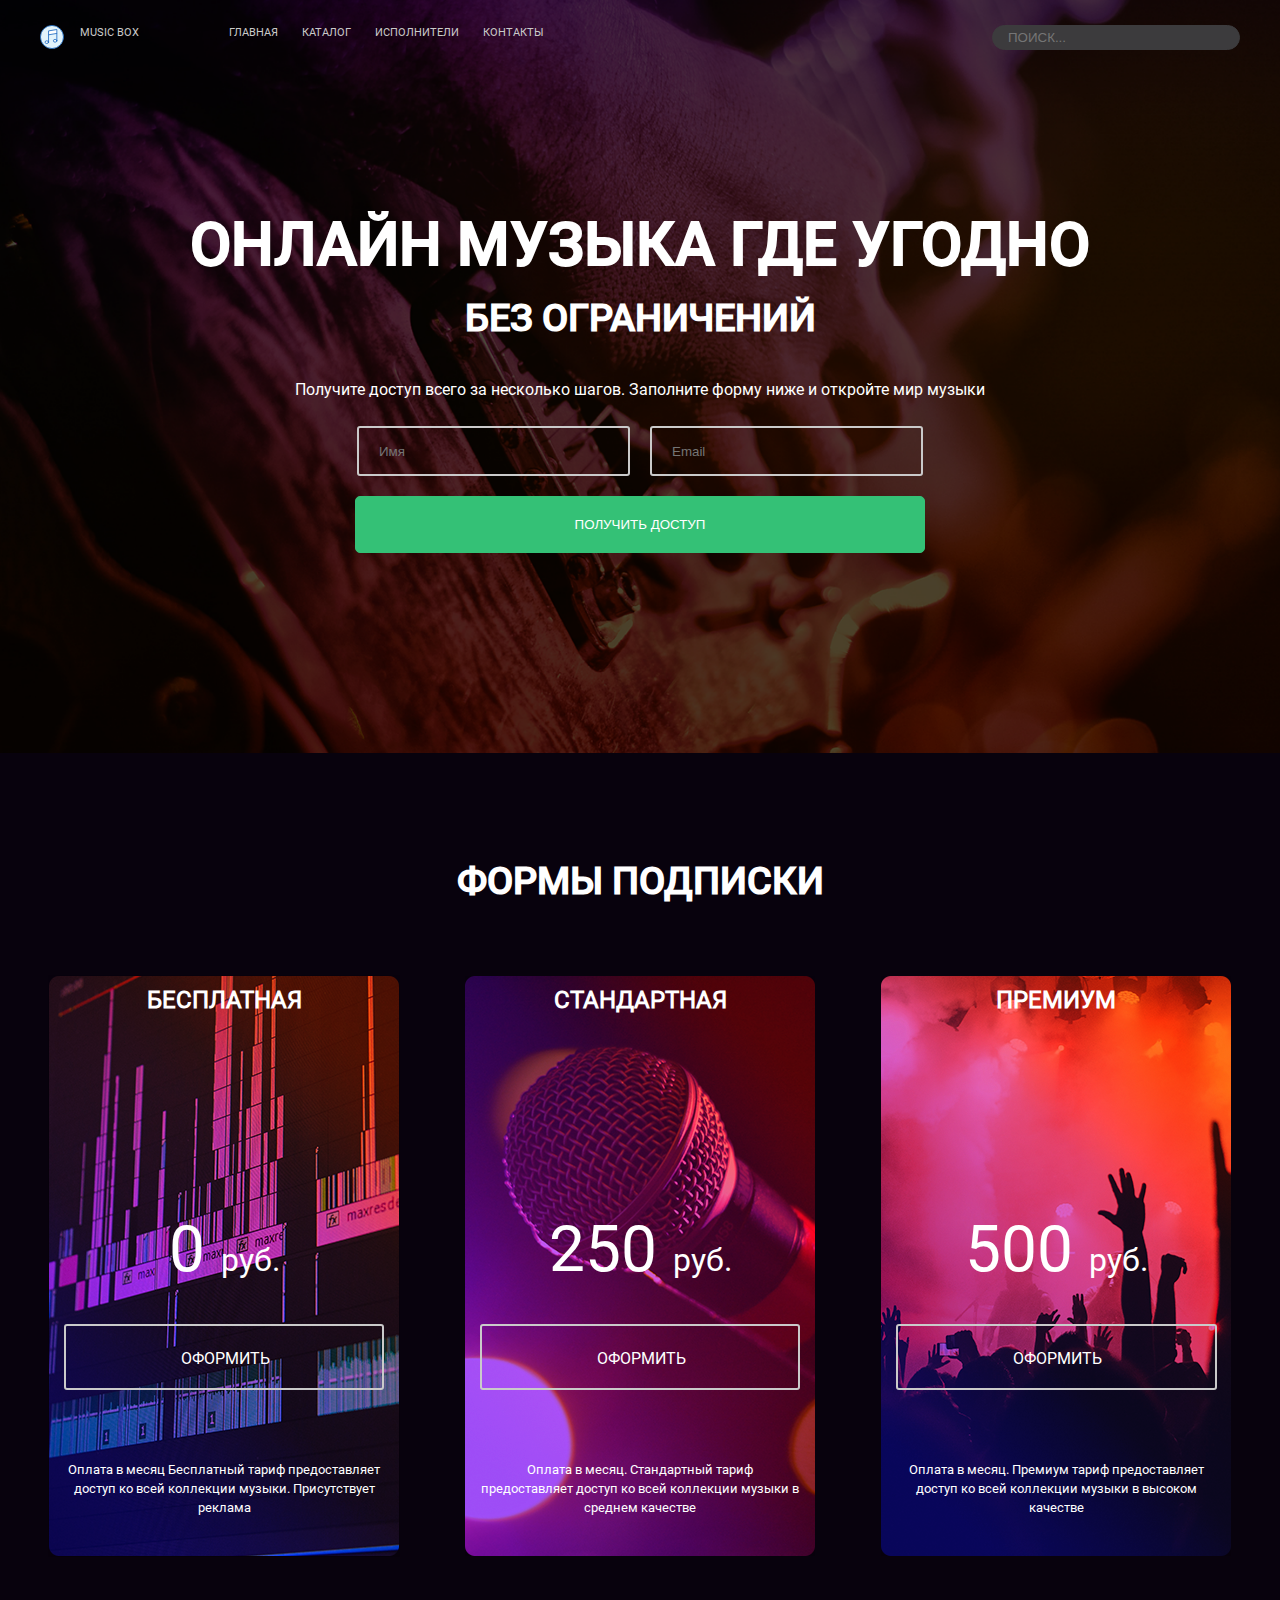
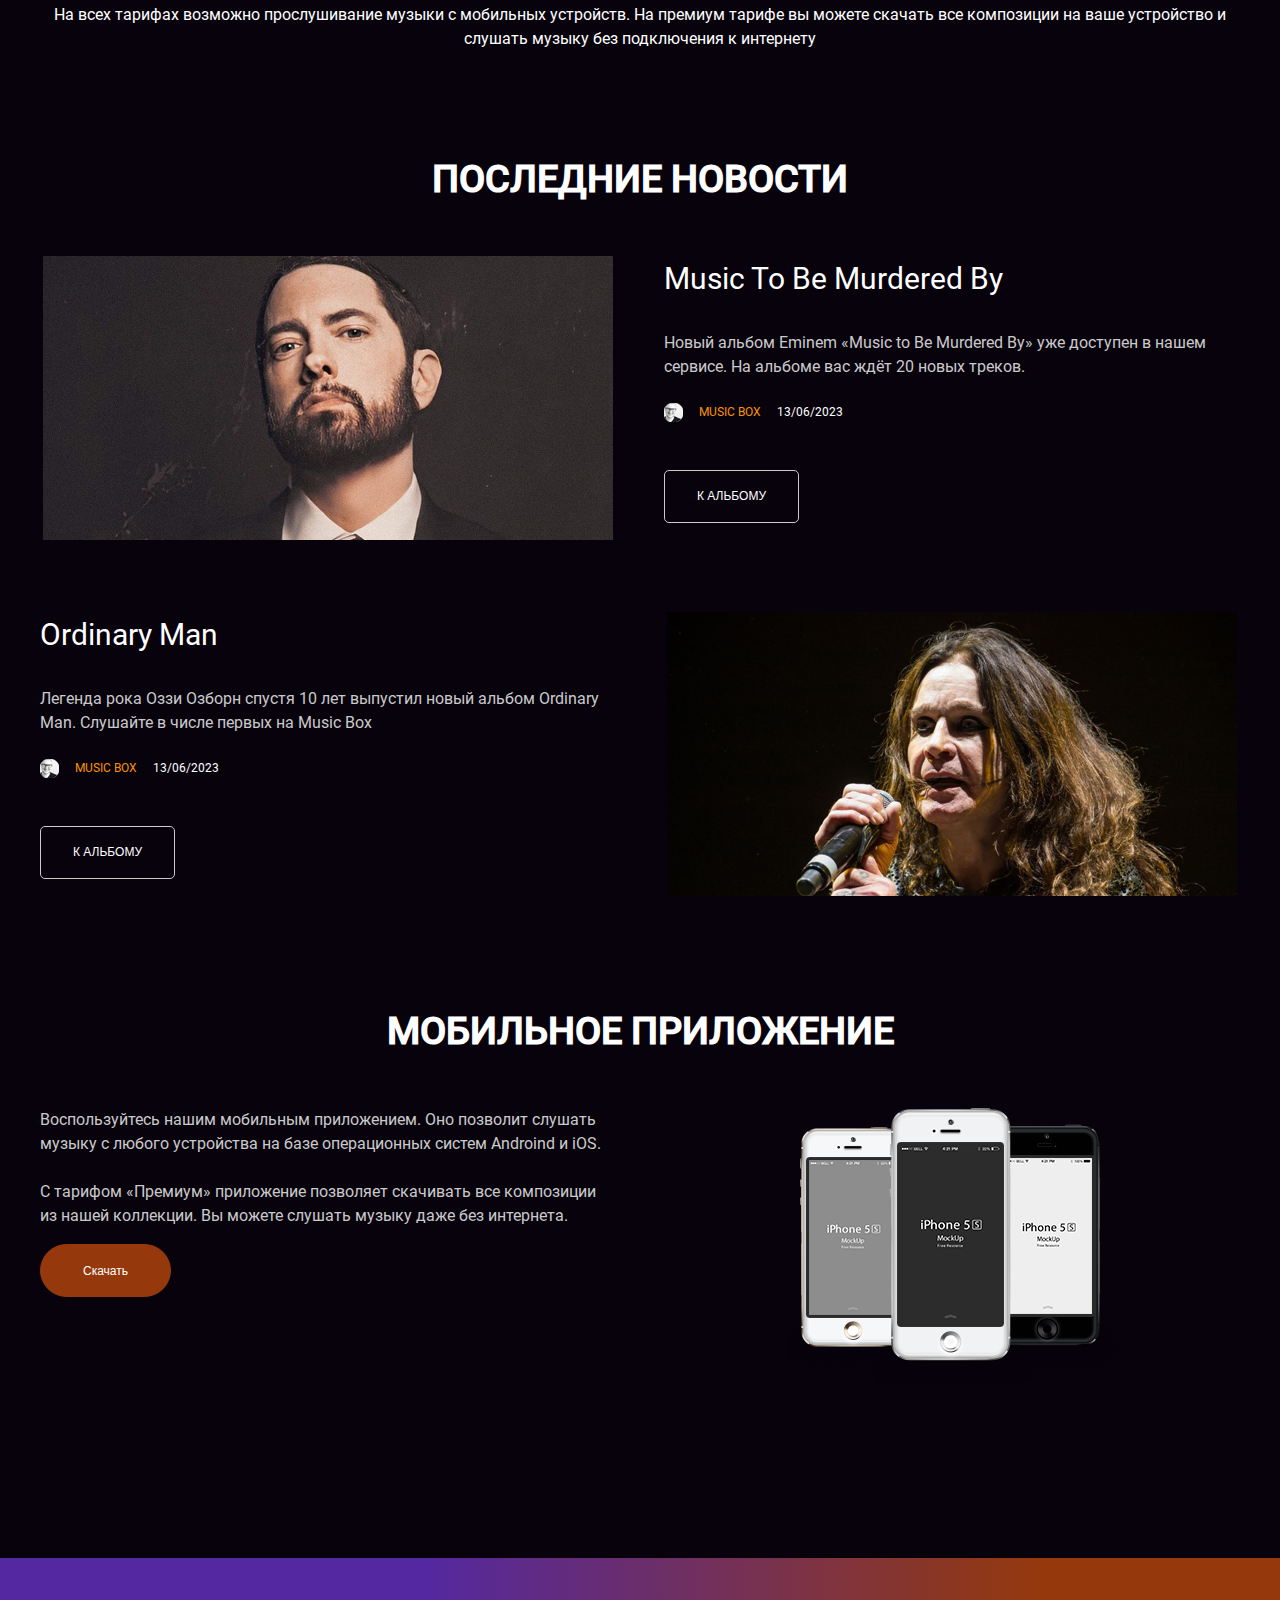
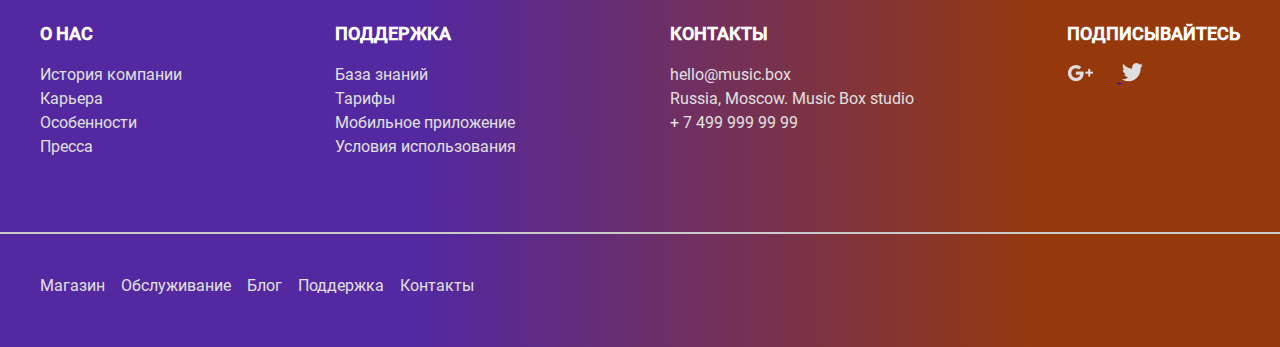
<file: src/index.html>
<!DOCTYPE html>
<html lang="ru">
  <head>
    <meta charset="UTF-8" />
    <meta http-equiv="X-UA-Compatible" content="IE=edge" />
    <meta name="viewport" content="width=device-width, initial-scale=1.0" />
    <link rel="stylesheet" href="style/general.css" />
    <link rel="stylesheet" href="style/index.css" />
    <link rel="stylesheet" href="style/index-mobile.css" />
    <title>Music Box_Olesyavelikaya</title>
  </head>
  <body>
    <section id="page-description">
      <header>
        <div class="background bg">
          <div class="mw-1200">
            <div class="header__top">
              <div class="header__logo">
                <img src="images/logo.svg" class="header__logo_foto" />
                <p class="header__text_top">MUSIC BOX</p>
              </div>
              <nav class="header__menu">
                <p class="header__text">ГЛАВНАЯ</p>
                <p class="header__text">КАТАЛОГ</p>
                <p class="header__text">ИСПОЛНИТЕЛИ</p>
                <p class="header__text">КОНТАКТЫ</p>
              </nav>
              <div class="header__search">
                <form>
                  <input type="text" name=text" class="search"
                  placeholder="ПОИСК...">
                </form>
              </div>
            </div>
            <div class="section__banner">
              <div class="section__banner_text">
                <h1>Онлайн музыка где угодно</h1>
                <h2>без ограничений</h2>
              </div>
              <form>
                <div class="form_text">
                  <p class="white">
                    Получите доступ всего за несколько шагов. Заполните форму
                    ниже и откройте мир музыки
                  </p>
                  <br />
                </div>
                <div class="form__inpute">
                  <label>
                    <input
                      type="text"
                      placeholder="Имя"
                      name="name"
                      class="form__inpute_right btn"
                    />
                  </label>
                  <label>
                    <input
                      type="text"
                      placeholder="Email"
                      name="mail"
                      class="form__inpute_left btn"
                    />
                  </label>
                </div>
                <div>
                  <button type="submit" class="header__btn">
                    ПОЛУЧИТЬ ДОСТУП
                  </button>
                </div>
              </form>
            </div>
          </div>
        </div>
      </header>
    </section>

    <section id="page-pricing">
      <div class="container">
        <div class="mw-1200">
          <div class="section__header">
            <h2 class="center">Формы подписки</h2>
          </div>
          <div class="card__price">
            <div class="card__background_card1 card__shape">
              <h3>Бесплатная</h3>
              <p class="card__price_value">
                0 <span class="card__price_currency">руб.</span>
              </p>
              <a href="#" class="card__price_btn btn"
                ><span class="card__price_btn_text">оформить</span></a
              >
              <p class="card__price_footer white">
                Оплата в месяц Бесплатный тариф предоставляет доступ ко всей
                коллекции музыки. Присутствует реклама
              </p>
            </div>
            <div class="card__background_card2 card__shape">
              <h3>Стандартная</h3>
              <p class="card__price_value">
                250 <span class="card__price_currency">руб.</span>
              </p>
              <a href="#" class="card__price_btn btn"
                ><span class="card__price_btn_text">оформить</span></a
              >
              <p class="card__price_footer white">
                Оплата в месяц. Стандартный тариф предоставляет доступ ко всей
                коллекции музыки в среднем качестве
              </p>
            </div>
            <div class="card__background_card3 card__shape">
              <h3>Премиум</h3>
              <p class="card__price_value">
                500 <span class="card__price_currency">руб.</span>
              </p>
              <a href="#" class="card__price_btn btn"
                ><span class="card__price_btn_text">оформить</span></a
              >
              <p class="card__price_footer white">
                Оплата в месяц. Премиум тариф предоставляет доступ ко всей
                коллекции музыки в высоком качестве
              </p>
            </div>
          </div>
          <div class="section__footer_text">
            <p class="white">
              На всех тарифах возможно прослушивание музыки с мобильных
              устройств. На премиум тарифе вы можете скачать все композиции на
              ваше устройство и слушать музыку без подключения к интернету
            </p>
          </div>
        </div>
      </div>
    </section>

    <section id="page-news">
      <div class="container">
        <div class="mw-1200">
          <h2 class="section__header center">Последние новости</h2>
          <div class="section__column_news">
            <div class="section__column_img">
              <img src="images/Music to Be Murdered By.png" alt="Music to be Murdered by" class="img_news"/>
            </div>
            <div class="section__column_info">
              <div class="section__text">
                <h4>Music To Be Murdered By</h4>
                <p>Новый альбом Eminem «Music to Be Murdered By» уже доступен в нашем сервисе. На альбоме вас ждёт 20 новых треков.</p>
              </div>
              <div class="section__column_text">
                <div class="section__column_text_s">
                  <img src="images/avatar.png" alt="avatar" class="column_avatar"/>
                  <p class="column__text_s orange">MUSIC BOX</p>
                  <p class="column__text_s">13/06/2023</p>
                </div>
                  <button class="section__column_btn btn">
                    <a href="#" class="column_btn_text column__text_s">К альбому</a>
                  </button>
              </div>
            </div>
          </div>

          <div class="section__column_news column_reverse ">
            <div class="section__column_img">
              <img src="images/Ordinary Man.png" alt="Music to be Murdered by" class="img_news"/>
            </div>
            <div class="section__column_info">
              <div class="section__text">
                <h4>Ordinary Man</h4>
                <p>Легенда рока Оззи Озборн спустя 10 лет выпустил новый альбом Ordinary Man. Слушайте в числе первых на Music Box</p>
                <div class="section__column_text">
                  <div class="section__column_text_s">
                    <img src="images/avatar.png" alt="avatar" class="column_avatar"/>
                    <p class="column__text_s orange">MUSIC BOX</p>
                    <p class="column__text_s">13/06/2023</p>
                  </div>
                  <div>
                    <button class="section__column_btn btn">
                      <a href="#" class="column_btn_text column__text_s">К альбому</a>
                    </button>
                  </div>
                </div>
            </div>
          </div>

         
          </div>
        </div>
        </div>
      </div>
    </section>

    <section id="page-app" class="section__container_page">
      <div class="container">
        <div class="mw-1200">
          <h2 class="section__header center">Мобильное приложение</h2>
          <div class="section__column_news column_reverse">
            <div class="section__column_img">
              <img src="images/iphone.png" alt="iphone" class="img_app"/>
            </div>
            <div class="section__column_info">
              <div class="section__text">
                <p>Воспользуйтесь нашим мобильным приложением. Оно позволит слушать музыку с любого устройства на базе операционных систем Androind и iOS.</p>
                <br>
                <p>С тарифом «Премиум» приложение позволяет скачивать все композиции из нашей коллекции. Вы можете слушать музыку даже без интернета.</p>
              </div>
                  <button class="section__btn_app">
                    <a href="#" class="column__text_s">Скачать</a>
                  </button>
              </div>
            </div>
          </div>

    </section>

    <footer class="bg-gradient">
      <div class="footer__container">
        <div class="mw-1200">
          <div class="footer__flex">
          <div class="footer__aboutus">
            <h2 class="footer__title">О нас</h2>
            <a href="#" class="footer__link">История компании</a>
            <a href="#" class="footer__link">Карьера</a>
            <a href="#" class="footer__link">Особенности</a>
            <a href="#" class="footer__link">Пресса</a>
          </div>
          <div class="footer__support">
            <h2 class="footer__title">Поддержка</h2>
            <a href="#" class="footer__link">База знаний</a>
            <a href="#" class="footer__link">Тарифы</a>
            <a href="#" class="footer__link">Мобильное приложение</a>
            <a href="#" class="footer__link">Условия использования</a>
          </div>
          <div class="footer__contacts">
            <h2 class="footer__title">Контакты</h2>
            <a href="#" class="footer__link">hello@music.box</a>
            <a href="#" class="footer__link">Russia, Moscow. Music Box studio</a>
            <a href="#" class="footer__link">+ 7 499 999 99 99</a>
          </div>
          <div class="footer__social">
            <h2 class="footer__title">Подписывайтесь</h2>
            <a href="#">
              <img src="images/Google+.png" alt="google" class="footer__img">
            </a>
            <a href="#">
              <img src="images/Twitter.png" alt="twitter" class="footer__img">
            </a>
          </div>
        </div>
        </div>
        
      </div>
      <hr class="footer__line">
      <div class="footer__bottom_container">
        <div class="mw-1200">
             <div class="footer__bottom">
             <a href="#" class="footer__link">Магазин</a>
             <a href="#" class="footer__link">Обслуживание</a>
             <a href="#" class="footer__link">Блог</a>
             <a href="#" class="footer__link">Поддержка</a>
             <a href="#" class="footer__link">Контакты</a>
           </div>
         </div>
      </div>
    </footer>



  </body>
</html>
</file>
<file: src/style/general.css>
:root {
  --black: #08020d;
  --gray: #E0E0E0;
  --dark-gray: #CACACA;
  --dark: #3C3B3D;
  --green: #34C176;
  --orange:  #F89202;
  --purple: #5328A1;
  --red:  #95390C;
  --white: #FFFF;
}


@font-face {
  font-family: "Roboto-Regular";
  src: url(../fonts/Roboto-Regular.ttf);
}
@font-face {
  font-family: "Roboto-Medium";
  src: url(../fonts/Roboto-Medium.ttf);
}
@font-face {
  font-family: "Roboto-Bold";
  src: url(../fonts/Roboto-Bold.ttf);
}
@media screen and (min-width: 1240px) {
  h1, h2, h3 {
    font-family: "Roboto-Regular";
    font-weight: bold;
    text-transform: uppercase;
    color: var(--white);
  }

  h1 {
    font:700 60px/90px "Roboto-Medium", sans-serif; 
  }

  h2 {
    font:700 38px/57px "Roboto-Medium", sans-serif; 
  }

  h3 {
    font-size: 24px;
    line-height: 36px;
  }

  h4 {
    font-size: 30px;
    line-height: 45px;
  }
}

@media screen and (max-width: 1239px) {
  h1, h2, h3 {
    font-family: "Roboto-Regular";
    font-weight: bold;
    text-transform: uppercase;
    color: var(--white) ;
  }

  h1 {
    font:700 30px/45px "Roboto-Regular", sans-serif;
  }

  h2 {
    font:700 18px/27px "Roboto-Regular", sans-serif; 
  }

  h3 {
    font-size: 16px;
    line-height: 24px;
  }

  h4 {
    font-size: 16px;
    line-height: 24px;
  }
}

h4 {
  font-weight: 400;
  color: var(--white);
}

* {
  box-sizing: border-box;
  margin: 0;
  padding:0;
}

body {
  font-family: "Roboto-Regular";
  line-height: 1.5;
  color: #CACACA;
  background-color: #08020D;
}

.white {
  color: var(--white);
}

.background {
  background-image: url("../images/banner.png");
  background-position: center;
  background-size: cover;
}

.header__top {
  position: absolute;
  top: 25px;
}

.header__logo {
  display: flex;
  gap: 16px;
}

.header__top .header__logo .header__logo_foto {
  width: 24px;
  height: 24px;
}

.header__top .header__text {
  font-size: 11px;
  color: var(--dark-gray); 
}

.header__top .header__text_top {
  font-size: 11px;
}

.search {
  border: 1px solid var(--dark);
  border-radius: 50px;
  padding-left: 15px;

  background: var(--dark);
}

.section__banner {
  text-align: center;
}

.btn {
  border: 2px solid var(--dark-gray);
  border-radius: 3px;

  background: transparent;
  color: var(--white);
  text-decoration: none;
}

.form__inpute_right,
.form__inpute_left {
  min-height: 50px;
  padding-left: 20px;
  margin-bottom: 1.5em;
}

.header__btn {
  padding: 20px 30px;
  border: 1px solid var(--green);
  border-radius: 5px;

  background-color: var(--green);
  color: var(--white);
}

.card__shape {
  padding: 0px 1.5em;
  padding-top: 24px;
  border-radius: 1em;

  display: flex;
  flex-direction: column;
  text-align: center;

}

.card__background_card1 {
  background-image: url(../images/subscribe_1.png);
}

.card__background_card2 {
  background-image: url(../images/subscribe_2.png);
}

.card__background_card3 {
  background-image: url(../images/subscribe_3.png);
}

.card__background_card1, 
.card__background_card2,
.card__background_card3 {
  background-repeat: no-repeat;
  background-position: center;
}

.card__price_value {
font-size: 64px;
line-height: 64px;
color: var(--white);

padding-top: 200px;
padding-bottom: 40px;
}

.card__price_currency {
  font-size: 32px;
  line-height: 48px;
  color: var(--white);
}

.card__price_btn {
  height: 66px;
  padding: 21px 115px;
}

.card__price_btn_text {
  font-size: 16px;
  line-height: 24px;
  text-transform: uppercase;
}

.card__price_footer {
  padding-top: 70px;

  font-size: 12.8px;
  line-height: 19.2px;

  text-align: center;
}

.section__footer_text {
  text-align: center;
}

.section__header {
  margin-bottom: 48px;
}

.section__column_text_s {
  display: flex;
  flex-direction: row;
  gap: 16px;
  margin-top: 24px;
}

.column_avatar {
  width: 19px;
  height: 19px;
}

.column__text_s {
  font-size: 12px;
  line-height: 19.2px;
  text-decoration: none;
  color: var(--white);
}

.orange {
  color: var(--orange);
}

.section__column_btn {
  margin-top: 48px;
  width: 135px;
  height: 53px;

  padding: 16px 31px;
  padding-bottom: 17px;

  border-radius: 5px;
  border: 1px solid var(--dark-gray);
}

.column_btn_text {
  text-decoration: none;
  color: var(--white);
  text-transform: uppercase;
}

.section__column_news {
  margin-bottom: 65px;
}

.section__btn_app {
  width: 131px;
  height: 53px;

  background-color: var(--red);
  color: var(--white);
  border: 1px solid var(--red);
  border-radius: 32px;

  padding: 17px 41px;
  margin-top: 16px;
}

.section__container_page {
  margin-top: -65px;
  margin-bottom: 100px;
}

.bg-gradient {
  background: linear-gradient(89.75deg, #5328a1 32.83%, #95390c 81.56%);
}

.footer__container {
  padding-top: 62px;
}

.footer__aboutus,
.footer__support,
.footer__contacts {
  display: flex;
  flex-direction: column;
}

.footer__img {
  padding-right: 24px;
}

.footer__title {
  font-size: 18px;
  line-height: 27px;
  font-weight: bold;
  text-transform: uppercase;

  margin-bottom: 16px;
}

.footer__link {
  text-decoration: none;
  font: 16px/24px;
  color: var(--gray);
}

.footer__line {
  box-sizing: border-box;
  width: 100%;
  border: 1px solid var(--dark-gray);

}

.footer__bottom {
  margin-top: 40px;
}

/* ARTIST.HTML */

.background_artist {
  background-image: url("/images/Morten\ Harket.png");
  background-position: center;
  background-size: cover;
}

.header__title > h1 {
font-weight: 700;

margin-bottom: 16px;
}

.header__title > p {
  color: var(--white);
  font: 16px/24px;
}

.header__button {
  display: flex;
  gap: 24px;

  margin-top: 48px;
}

.header__btn_artist {
  width: 200px;
  height: 62px;
  padding: 20px 30px;

  border-radius: 5px;
  color: var(--white);

  font-size: 12.8px;
  text-transform: uppercase;
}

.btn_purple {
  background-color: var(--purple);
  border: 1px solid var(--purple);
}

.btn_red {
background-color: var(--red);
border: 1px solid var(--red);
}

.btn__img {
 height: 17px;
  width: 20px;
  margin-right: 7px;

  filter: invert(1);
}

.section__padding {
  padding-top: 100px;
}

 .title_page-popular-track{
  font-family: "Roboto-Medium", sans-serif;

  margin-bottom: 46px;
}

.track-info > h3 {
font: 700 12.8px/19.2px sans-serif;
}

.track-info,
.treck-duration > p {
  font: 400 12.8px/19.2px sans-serif;
}

.container_popular-track {
  display: flex;
  justify-content: space-between;
  margin-bottom: 25px;
}

.popular-track {
  display: flex;
  gap: 15px;
}

.container_page-discography {
  display: flex;
  flex-wrap: wrap;
  gap: 50px;
}

.title_small {
font:  18px/27px "Roboto-Bold",sans-serif;
text-transform: capitalize;
  color: var(--white);
}

.text_small {
font:  16px/24px "Roboto-Regular",sans-serif;
}

.text_center {
  text-align: center;
}

.section__padding {
  padding-bottom: 100px;
}
</file>
<file: src/style/index.css>
@media screen and (min-width: 1240px) {
  
  .mw-1200 {
    width: 1200px;
  }

  .container {
    display: flex;
    justify-content: center;
    text-align: center;
    padding-top: 100px;
  }

  .bg {
    padding: 200px 0;
    display: flex;
    justify-content: center;
  }

  .header__top {
    display: flex;
    width: 1200px;
  }

  .header__logo {
    margin-right: 90px;
    display: flex;
  }

  .header__menu {
    display: flex;
    flex-direction: row;
    gap: 24px;
  }

  .header__search {
    margin-left: auto;
    display: flex;
  }

  .search {
    height: 25px;
    width: 248px;
  }

  .section__banner_text {
    margin-bottom: 31px;
  }

  .form__inpute {
    display: flex;
    justify-content: center;
    gap: 20px;
  }

  .form__inpute_right,
  .form__inpute_left {
    min-width: 273px;
  }

  .header__btn {
    width: 570px;
    height: 57px;
  }

  .card__price {
    display: flex;
    flex-direction: row;
    gap: 48px;
  }

  .card__background_card1,
  .card__background_card2,
  .card__background_card3 {
    width: 368.2px;
    height: 615px;
  }

  .section__footer_text {
   margin-top: 30px;

   font-size: 16px;
   line-height: 24px;
    
  }

  .section__column_news {
    display: flex;
    justify-content: space-between;
    gap: 48px;
  
  }
  .column_reverse {
    flex-direction: row-reverse;
  }
  
  .section__column_img {
    flex-basis: 50%;
  }

  .section__column_info {
    flex-basis: 50%;
    text-align: start;
    
  }

  .section__text > h4 {
    margin-bottom: 30px;
  }

  .img_app {
    width: 333px;
    height: 278px;
  }

  .footer__container,
  .footer__bottom_container {
    display: flex;
    justify-content: center;
    text-align: start;
  }

  .footer__flex {
    display: flex;
    justify-content: space-between;
  }

  .footer__line {
    margin-top: 73px;
  }

  .footer__bottom_container {
    padding-bottom: 49px;
  }

  .footer__bottom {
    display: flex;
    gap: 16px;
  }


  /* artist */
  .bg_artist {
    display: flex;
  justify-content: center;
  }

  .section__popular-track {
    display: grid;
    grid-template: repeat(3, 1fr) / repeat(2, 1fr);
    column-gap: 50px;
  }

  .img__album {
    width: 250px;
    height: 250px;

    margin-bottom: 18px;
  }




  
}
</file>
<file: src/style/index-mobile.css>
@media screen and (max-width: 1239px) {

  .mw-1200 {
    padding: 0px 20px;
  }

  .container {
    padding-top: 100px;
  }

  .header__top {
    width: calc(100% - 40px);
  }

  .header__menu {
    margin: 18px 0;
  }

  .header__text_top {
    margin-top: 5px;
  }

  .search {
    width: calc(100% - 10px);
    height: 25px;
  }

  .section__banner{
    padding-top: 250px;
    padding-bottom: 200px;
  }

  .section__banner_text {
    margin: 16px 0px;
  }

  .form__inpute {
    display: flex;
    flex-direction: column;
  }

  .form__inpute .form__inpute_right {
    width: calc(100% - 20px);
  }

  .form__inpute .form__inpute_left {
    width: calc(100% - 20px);
  }

  .header__btn {
    width: calc(100% - 20px);
    height: 57px;
  }

  .section__subscribe {
    padding-right: 20px;
    padding-left: 20px ;
  }

  .card__shape {
    margin-bottom: 45px;
  }

  .card__background_card1,
  .card__background_card2,
  .card__background_card3 {
    width: 100%;
    height: 621px;
    background-size: cover;
  }
  
  .section__text > h4 {
    margin-bottom: 16px;
  }

  .img_new {
    height: 186px;
    width: 100%;

  }

  .section__column_info {
    margin-top: 48px;
  }

  .center {
    text-align: center;
  }

  .img_news {
    width: 100%;
  }

  .img_app {
    width: 100%;
  }

.footer__aboutus,
.footer__support,
.footer__contacts,
.footer__social {
  margin-bottom: 30px;
}

.footer__bottom {
  display: flex;
  flex-direction: column;
  gap: 16px;

  padding-bottom: 47px;
}

.footer__line {
  margin-top: 75px;
}

.section__banner_artist {
padding-top: 250px;
padding-bottom: 200px;
}

.header__button {
  display: flex;
  flex-direction: column;
}

.img__album {
  width: 137px;
  height: 137px;

  margin-bottom: 18px;
}

.text_flex {
  display: flex;
  flex-direction: column;
}


}
</file>
